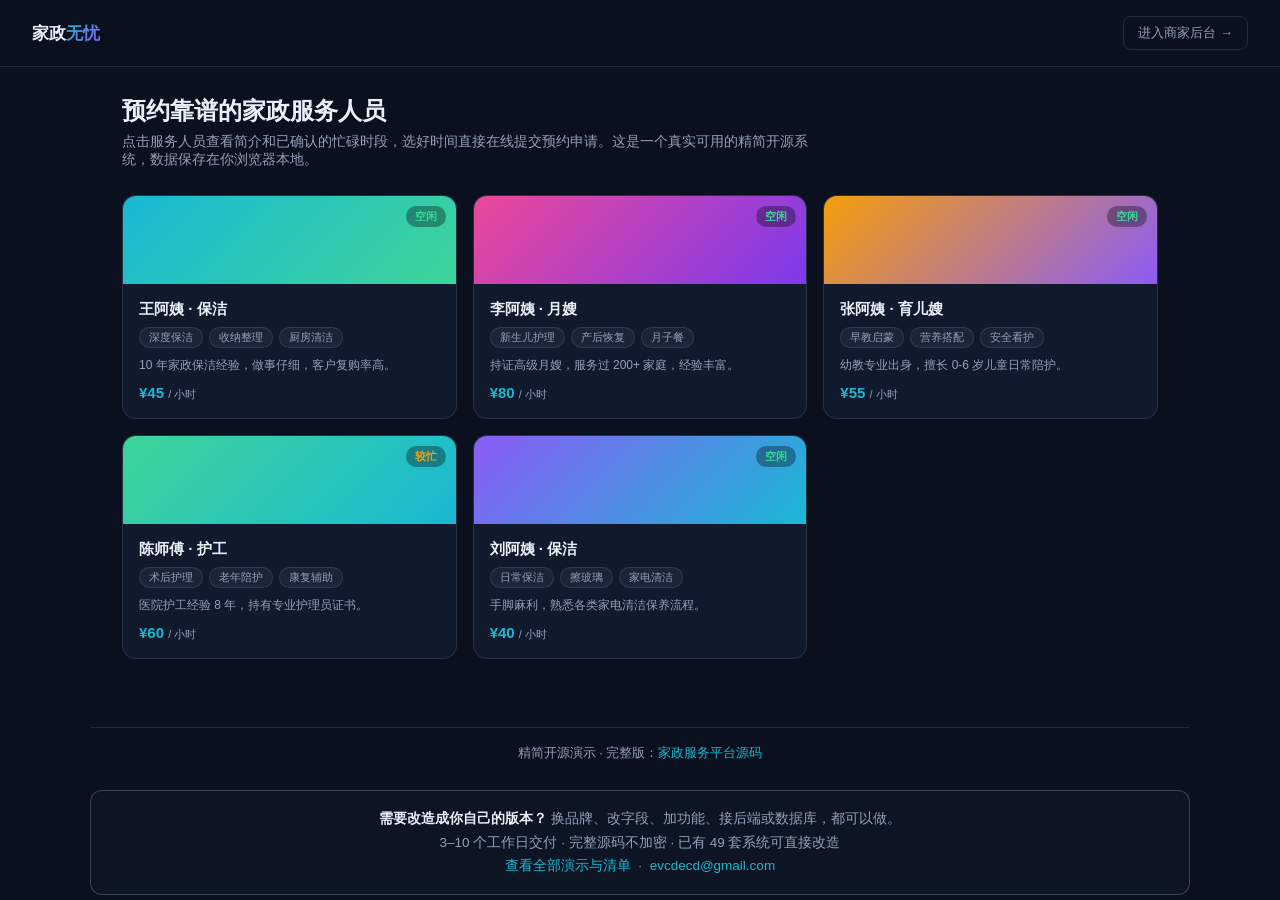
<file: index.html>
<!DOCTYPE html>
<html lang="zh-CN">
<head>
<meta charset="UTF-8">
<meta name="viewport" content="width=device-width, initial-scale=1.0">
<title>家政服务预约系统（精简开源版）</title>
<meta name="description" content="免费开源的家政服务预约管理系统精简版：服务人员浏览、在线预约、忙碌时段查询、后台人员与订单管理，真实增删改查功能，纯前端+localStorage实现，可作为学习或二次开发起点。">
<link rel="stylesheet" href="style.css">
</head>
<body>
  <header class="topbar">
    <div class="brand">家政<span class="accent">无忧</span></div>
    <a href="admin.html" class="nav-link">进入商家后台 →</a>
  </header>

  <main class="container">
    <div class="page-head">
      <h1>预约靠谱的家政服务人员</h1>
      <p>点击服务人员查看简介和已确认的忙碌时段，选好时间直接在线提交预约申请。这是一个真实可用的精简开源系统，数据保存在你浏览器本地。</p>
    </div>
    <div id="staffGrid" class="staff-grid"></div>
  </main>

  <div class="modal-backdrop" id="modalBackdrop">
    <div class="modal">
      <button class="modal-close" id="btnCloseModal">&times;</button>
      <h2 id="modalStaffName"></h2>
      <p class="sub" id="modalStaffMeta"></p>
      <div class="booked-ranges" id="busySlots"></div>
      <div id="modalMsg"></div>
      <form id="bookingForm" novalidate>
        <div class="field-row">
          <div class="field">
            <label>姓名</label>
            <input id="customerNameInput" type="text" required placeholder="用于联系你的姓名">
          </div>
          <div class="field">
            <label>手机号</label>
            <input id="phoneInput" type="text" required placeholder="用于联系你的手机号">
          </div>
        </div>
        <div class="field">
          <label>服务日期</label>
          <input id="dateInput" type="date" required>
        </div>
        <div class="field-row">
          <div class="field">
            <label>开始时间</label>
            <input id="startTimeInput" type="time" required>
          </div>
          <div class="field">
            <label>结束时间</label>
            <input id="endTimeInput" type="time" required>
          </div>
        </div>
        <div class="field">
          <label>服务地址</label>
          <input id="addressInput" type="text" required placeholder="上门服务地址">
        </div>
        <div class="field">
          <label>备注（选填）</label>
          <textarea id="notesInput" rows="2" placeholder="特殊需求，例如宠物、老人身体状况等"></textarea>
        </div>
        <button type="submit" class="btn btn-primary btn-block">提交预约申请</button>
      </form>
    </div>
  </div>

  <script src="data.js"></script>
  <script src="script.js"></script>

<footer style="margin:40px auto 16px;max-width:1100px;padding:16px 20px 0;border-top:1px solid var(--line,rgba(147,160,184,.18));text-align:center;color:var(--muted,#93A0B8);font-size:13px">精简开源演示 &middot; 完整版：<a href="https://inzyxuashop.com/jiazheng-yuanma.html" target="_blank" rel="noopener" style="color:var(--cyan,#19B8D4);text-decoration:none">家政服务平台源码</a></footer>

<!-- custom-delivery -->
<div style="max-width:1100px;margin:28px auto 34px;padding:16px 20px;border:1px solid rgba(147,160,184,.35);border-radius:12px;background:rgba(17,26,44,.55);font:13.5px/1.75 -apple-system,BlinkMacSystemFont,'Segoe UI','PingFang SC','Microsoft YaHei',sans-serif;color:#93a0b8;text-align:center">
  <strong style="color:#eaf0fa">需要改造成你自己的版本？</strong>
  换品牌、改字段、加功能、接后端或数据库，都可以做。<br>
  3–10 个工作日交付 · 完整源码不加密 · 已有 49 套系统可直接改造<br>
  <a href="https://inzyxuashop.com" style="color:#19b8d4;text-decoration:none">查看全部演示与清单</a>
  &nbsp;·&nbsp;
  <a href="mailto:evcdecd@gmail.com" style="color:#19b8d4;text-decoration:none">evcdecd@gmail.com</a>
</div>
</body>
</html>
</file>
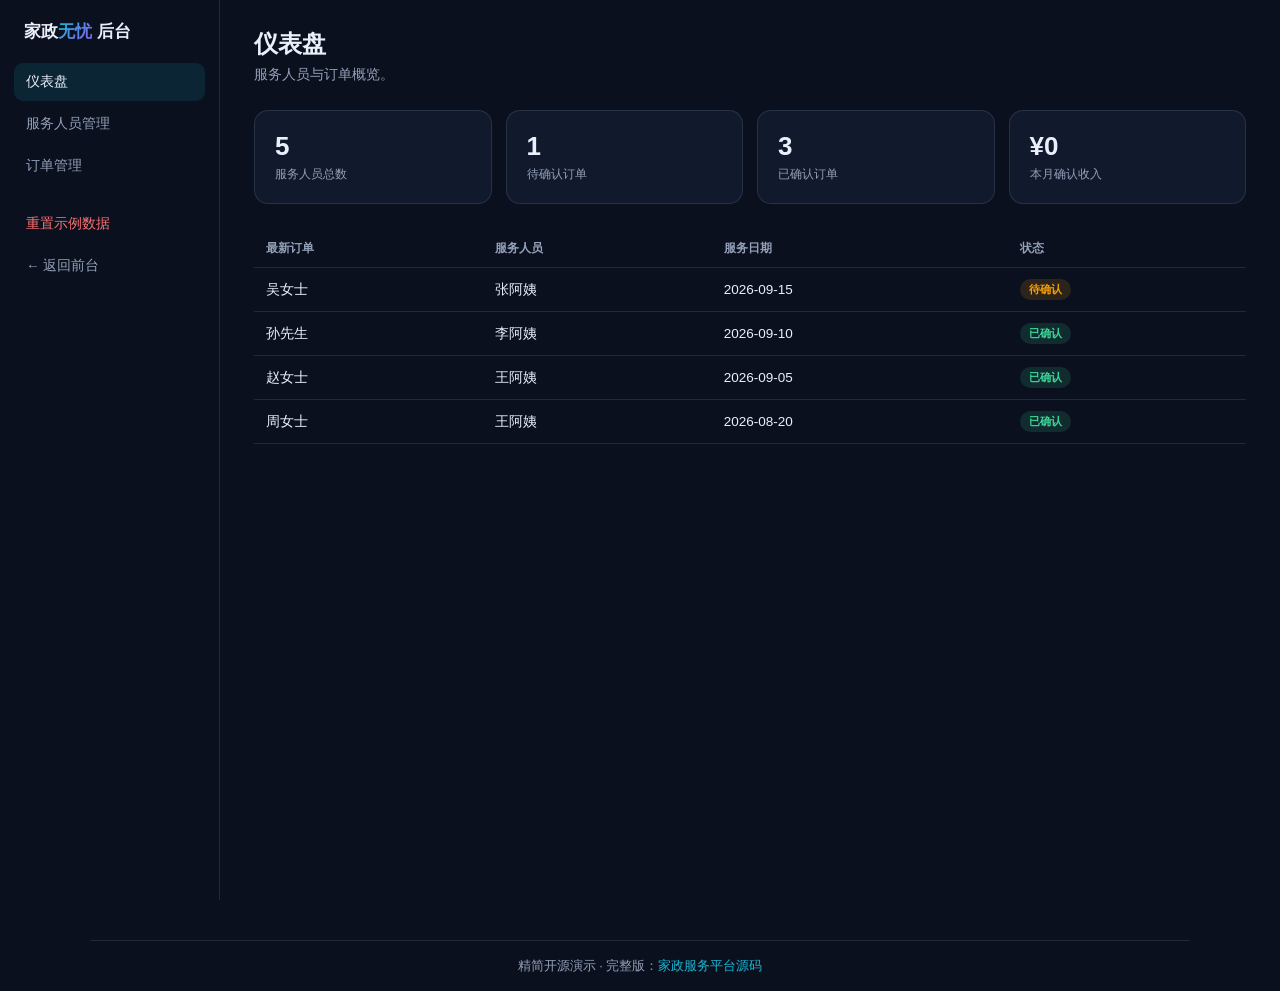
<file: admin.html>
<!DOCTYPE html>
<html lang="zh-CN">
<head>
<meta charset="UTF-8">
<meta name="viewport" content="width=device-width, initial-scale=1.0">
<title>商家后台 · 家政服务预约系统（精简开源版）</title>
<link rel="stylesheet" href="style.css">
</head>
<body>
  <div class="admin-layout">
    <aside class="sidebar">
      <div class="brand">家政<span class="accent">无忧</span> 后台</div>
      <div class="side-link active" data-view="dashboard">仪表盘</div>
      <div class="side-link" data-view="staff">服务人员管理</div>
      <div class="side-link" data-view="bookings">订单管理</div>
      <div class="side-link" id="btnResetData" style="margin-top:20px;color:var(--red)">重置示例数据</div>
      <a href="index.html" class="side-link">← 返回前台</a>
    </aside>

    <main class="admin-main">
      <section id="view-dashboard" class="admin-view active">
        <div class="page-head"><h1>仪表盘</h1><p>服务人员与订单概览。</p></div>
        <div class="stat-grid" id="statGrid"></div>
        <table>
          <thead><tr><th>最新订单</th><th>服务人员</th><th>服务日期</th><th>状态</th></tr></thead>
          <tbody id="recentBookingsBody"></tbody>
        </table>
      </section>

      <section id="view-staff" class="admin-view">
        <div class="page-head"><h1>服务人员管理</h1><p>添加、编辑或删除服务人员。</p></div>
        <div class="table-toolbar">
          <span></span>
          <button class="btn btn-primary btn-sm" id="btnAddStaff">+ 新增人员</button>
        </div>
        <table>
          <thead><tr><th>姓名</th><th>服务类型</th><th>时薪</th><th>技能标签</th><th>状态</th><th>操作</th></tr></thead>
          <tbody id="staffBody"></tbody>
        </table>
      </section>

      <section id="view-bookings" class="admin-view">
        <div class="page-head"><h1>订单管理</h1><p>确认或取消预约申请。</p></div>
        <div class="table-toolbar">
          <div class="filter-row" id="bookingFilters">
            <button class="filter-btn active" data-status="all">全部</button>
            <button class="filter-btn" data-status="pending">待确认</button>
            <button class="filter-btn" data-status="confirmed">已确认</button>
            <button class="filter-btn" data-status="cancelled">已取消</button>
          </div>
        </div>
        <table>
          <thead><tr><th>服务人员</th><th>客户</th><th>电话</th><th>日期</th><th>时间</th><th>地址</th><th>状态</th><th>操作</th></tr></thead>
          <tbody id="bookingsBody"></tbody>
        </table>
      </section>
    </main>
  </div>

  <div class="modal-backdrop" id="staffModalBackdrop">
    <div class="modal">
      <button class="modal-close" id="btnCloseStaffModal">&times;</button>
      <h2 id="staffModalTitle">新增服务人员</h2>
      <div id="staffModalMsg"></div>
      <form id="staffForm" novalidate>
        <input type="hidden" id="staffIdInput">
        <div class="field"><label>姓名</label><input id="staffNameInput" type="text" required></div>
        <div class="field-row">
          <div class="field"><label>服务类型</label><input id="staffTypeInput" type="text" required placeholder="例如：保洁 / 月嫂 / 育儿嫂 / 护工"></div>
          <div class="field"><label>时薪（元）</label><input id="staffRateInput" type="number" min="0" required></div>
        </div>
        <div class="field"><label>技能标签（用逗号分隔）</label><input id="staffSkillsInput" type="text" placeholder="例如：深度保洁,收纳整理"></div>
        <div class="field">
          <label>状态</label>
          <select id="staffStatusInput">
            <option value="available">空闲</option>
            <option value="busy">较忙</option>
          </select>
        </div>
        <div class="field"><label>简介</label><textarea id="staffBioInput" rows="3"></textarea></div>
        <button type="submit" class="btn btn-primary btn-block">保存</button>
      </form>
    </div>
  </div>

  <script src="data.js"></script>
  <script src="admin.js"></script>

<footer style="margin:40px auto 16px;max-width:1100px;padding:16px 20px 0;border-top:1px solid var(--line,rgba(147,160,184,.18));text-align:center;color:var(--muted,#93A0B8);font-size:13px">精简开源演示 &middot; 完整版：<a href="https://inzyxuashop.com/jiazheng-yuanma.html" target="_blank" rel="noopener" style="color:var(--cyan,#19B8D4);text-decoration:none">家政服务平台源码</a></footer>
</body>
</html>
</file>
<file: style.css>
:root{--ink:#0A101E;--surface:#111a2c;--surface2:#16223a;--line:rgba(147,160,184,.18);--muted:#93A0B8;--text:#EAF0FA;--cyan:#19B8D4;--violet:#8B5CF6;--green:#3ED598;--red:#F87171;--amber:#F59E0B;--radius:14px;color-scheme:dark}
*{box-sizing:border-box}
body{margin:0;background:var(--ink);color:var(--text);font-family:-apple-system,BlinkMacSystemFont,"Segoe UI","PingFang SC","Microsoft YaHei",sans-serif;min-height:100vh}
a{color:inherit;text-decoration:none}

.topbar{display:flex;align-items:center;justify-content:space-between;padding:16px 32px;border-bottom:1px solid var(--line)}
.brand{font-size:17px;font-weight:700}
.brand .accent{background:linear-gradient(135deg,var(--cyan),var(--violet));-webkit-background-clip:text;background-clip:text;color:transparent}
.nav-link{font-size:13px;color:var(--muted);border:1px solid var(--line);padding:7px 14px;border-radius:8px}
.nav-link:hover{border-color:var(--cyan);color:var(--text)}

.container{max-width:1100px;margin:0 auto;padding:28px 32px}
.page-head h1{font-size:24px;font-weight:700;margin:0 0 6px}
.page-head p{color:var(--muted);font-size:14px;margin:0 0 26px;max-width:700px}

.staff-grid{display:grid;grid-template-columns:repeat(auto-fill,minmax(250px,1fr));gap:16px}
.staff-card{background:var(--surface);border:1px solid var(--line);border-radius:var(--radius);overflow:hidden;cursor:pointer;transition:transform .2s,border-color .2s}
.staff-card:hover{transform:translateY(-3px);border-color:rgba(25,184,212,.4)}
.staff-card__img{height:88px;position:relative;display:flex;align-items:flex-start;justify-content:flex-end;padding:10px}
.staff-card__body{padding:16px}
.staff-card__body h3{margin:0 0 8px;font-size:15px}
.staff-card__bio{font-size:12px;color:var(--muted);margin:8px 0 10px;line-height:1.5}
.staff-card__price{font-size:15px;font-weight:700;color:var(--cyan)}
.staff-card__price span{font-size:11px;color:var(--muted);font-weight:400}

.status-pill{font-size:11px;font-weight:700;padding:3px 9px;border-radius:999px;background:rgba(4,8,16,.35);backdrop-filter:blur(2px)}
.status-pill.available{color:var(--green)}
.status-pill.busy{color:var(--amber)}

.tag-list{display:flex;flex-wrap:wrap;gap:6px}
.tag{font-size:11px;color:var(--muted);background:rgba(147,160,184,.08);border:1px solid var(--line);border-radius:999px;padding:2px 9px}

.modal-backdrop{position:fixed;inset:0;background:rgba(4,8,16,.75);display:none;align-items:center;justify-content:center;padding:20px;z-index:50}
.modal-backdrop.show{display:flex}
.modal{background:var(--surface);border:1px solid var(--line);border-radius:18px;max-width:460px;width:100%;max-height:88vh;overflow:auto;padding:26px}
.modal h2{margin:0 0 6px;font-size:18px}
.modal .sub{color:var(--muted);font-size:12.5px;margin:0 0 18px}
.modal-close{float:right;background:none;border:none;color:var(--muted);font-size:20px;cursor:pointer}

.field{display:flex;flex-direction:column;gap:6px;margin-bottom:14px}
.field label{font-size:12px;color:var(--muted);font-weight:600}
.field input,.field select,.field textarea{background:rgba(147,160,184,.06);border:1px solid var(--line);border-radius:8px;padding:9px 11px;color:var(--text);font-family:inherit;font-size:13.5px;outline:none;width:100%}
.field input:focus,.field select:focus,.field textarea:focus{border-color:var(--cyan)}
.field-row{display:grid;grid-template-columns:1fr 1fr;gap:10px}

.btn{font-family:inherit;font-size:13.5px;font-weight:600;padding:10px 18px;border-radius:9px;border:1px solid var(--line);background:transparent;color:var(--text);cursor:pointer}
.btn:hover{border-color:var(--cyan)}
.btn-primary{background:linear-gradient(135deg,var(--cyan),var(--violet));border:none;color:#06121A}
.btn-block{width:100%}
.btn-sm{padding:5px 11px;font-size:12px}
.btn-danger{border-color:rgba(248,113,113,.4);color:var(--red)}

.msg{margin:0 0 14px;font-size:12.5px;padding:9px 12px;border-radius:8px}
.msg.error{background:rgba(248,113,113,.1);border:1px solid rgba(248,113,113,.3);color:var(--red)}
.msg.success{background:rgba(62,213,152,.1);border:1px solid rgba(62,213,152,.3);color:var(--green)}

.booked-ranges{font-size:12px;color:var(--muted);margin:0 0 16px;padding:10px 12px;background:rgba(147,160,184,.05);border-radius:8px}
.booked-ranges strong{color:var(--text)}

/* admin */
.admin-layout{display:flex;min-height:100vh}
.sidebar{width:220px;flex-shrink:0;border-right:1px solid var(--line);padding:20px 14px}
.sidebar .brand{padding:0 10px 20px}
.side-link{display:block;padding:10px 12px;border-radius:9px;font-size:13.5px;color:var(--muted);margin-bottom:4px;cursor:pointer}
.side-link:hover{background:rgba(147,160,184,.06)}
.side-link.active{background:rgba(25,184,212,.12);color:var(--text)}
.admin-main{flex:1;padding:28px 34px;overflow:auto}
.admin-view{display:none}
.admin-view.active{display:block}

.stat-grid{display:grid;grid-template-columns:repeat(4,1fr);gap:14px;margin-bottom:26px}
.stat-card{background:var(--surface);border:1px solid var(--line);border-radius:var(--radius);padding:20px}
.stat-card .num{font-size:26px;font-weight:800}
.stat-card .label{font-size:12px;color:var(--muted);margin-top:4px}

table{width:100%;border-collapse:collapse;font-size:13.5px}
th{text-align:left;padding:10px 12px;color:var(--muted);font-weight:600;border-bottom:1px solid var(--line);font-size:12px}
td{padding:11px 12px;border-bottom:1px solid var(--line)}
.badge{display:inline-block;font-size:11px;font-weight:700;padding:3px 9px;border-radius:999px}
.badge.confirmed{background:rgba(62,213,152,.14);color:var(--green)}
.badge.pending{background:rgba(245,158,11,.14);color:var(--amber)}
.badge.cancelled{background:rgba(248,113,113,.14);color:var(--red)}
.badge.available{background:rgba(62,213,152,.14);color:var(--green)}
.badge.busy{background:rgba(245,158,11,.14);color:var(--amber)}
.table-actions{display:flex;gap:6px}
.table-toolbar{display:flex;justify-content:space-between;align-items:center;margin-bottom:16px}
.filter-row{display:flex;gap:6px}
.filter-btn{font-size:12px;padding:6px 12px;border-radius:999px;border:1px solid var(--line);background:transparent;color:var(--muted);cursor:pointer}
.filter-btn.active{border-color:var(--cyan);color:var(--text)}

@media (max-width:820px){
  .admin-layout{flex-direction:column}
  .sidebar{width:100%;display:flex;overflow-x:auto;border-right:none;border-bottom:1px solid var(--line)}
  .stat-grid{grid-template-columns:repeat(2,1fr)}
}
</file>
